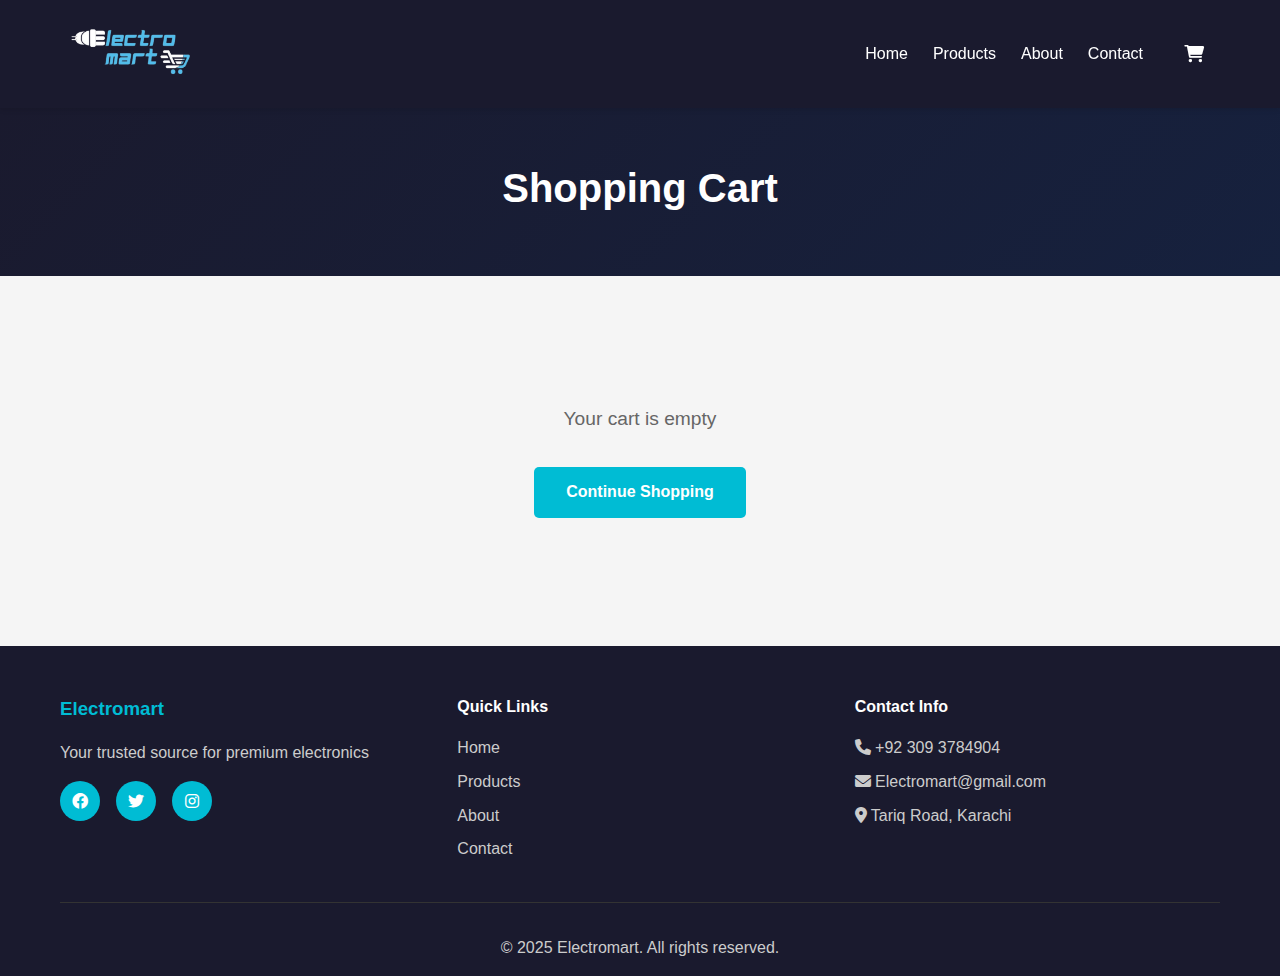
<file: cart.html>
<!DOCTYPE html>
<html lang="en">
<head>
    <meta charset="UTF-8">
    <meta name="viewport" content="width=device-width, initial-scale=1.0">
    <title>Electromart</title>
    <link rel="stylesheet" href="styles.css">
    <link rel="stylesheet" href="https://cdnjs.cloudflare.com/ajax/libs/font-awesome/6.0.0/css/all.min.css">
    <style>/* Responsive Design */
@media (max-width: 1024px) {
  .hero .container {
    grid-template-columns: 1fr;
    text-align: center;
  }

  .hero-content h1 {
    font-size: 2.2rem;
  }

  .product-card {
    width: 100%;
  }

  .cart-grid,
  .checkout-grid {
    grid-template-columns: 1fr;
  }

  .cart-summary {
    position: static;
    margin-top: 2rem;
  }
}

@media (max-width: 768px) {


  /* Hero Section */
  .hero .container {
    grid-template-columns: 1fr;
    text-align: center;
  }

  .hero-content h1 {
    font-size: 2rem;
  }

  .hero-content p {
    font-size: 1rem;
  }

  /* Cart Layout */
  .cart-grid {
    grid-template-columns: 1fr;
  }

  .cart-item {
    flex-direction: column;
    text-align: center;
    align-items: center;
  }

  .cart-item-image {
    width: 100%;
    max-width: 200px;
    height: auto;
  }

  .cart-item-info {
    text-align: center;
  }

  .quantity-controls {
    justify-content: center;
  }

  /* Footer */
  .footer-content {
    grid-template-columns: 1fr;
    text-align: center;
  }

  .social-icons {
    justify-content: center;
  }

  /* Buttons */
  .btn-primary,
  .btn-secondary {
    width: 100%;
    text-align: center;
  }
}

@media (max-width: 480px) {
  .hero-content h1 {
    font-size: 1.7rem;
  }

  .product-card {
    margin: 0 auto;
  }

  .cart-item {
    padding: 1rem;
  }

  .cart-summary {
    padding: 1.5rem;
  }

  .quantity-btn {
    width: 28px;
    height: 28px;
  }

  .footer {
    padding: 2rem 1rem;
  }

  .footer-bottom {
    font-size: 0.9rem;
  }
}
</style>
</head>
<body>
  <nav class="navbar">
    <div class="container">
 <a href="index.html"><div class="nav-brand"><img src="logo.png" alt="" width="140px "></div></a>
        <div class="hamburger" onclick="document.querySelector('.nav-menu').classList.toggle('active')">
            <span></span>
            <span></span>
            <span></span>
          </div>
        <ul class="nav-menu">
            <li><a href="home.html" class="active">Home</a></li>
            <li><a href="products.html">Products</a></li>
            <li><a href="about.html">About</a></li>
            <li><a href="contact.html">Contact</a></li>
                <a href="cart.html" class="cart-btn">
                    <i class="fas fa-shopping-cart"></i>
                    <span id="cart-count" class="cart-count" style="display: none;">0</span>
                </a>     
        </ul>
       
    </div>
</nav>
    <section class="products-hero">
        <div class="container">
            <h1>Shopping Cart</h1>
        </div>
    </section>

    <section class="products-section">
        <div class="container">
            <div id="cart-content"></div>
        </div>
    </section>

    <footer class="footer">
      <div class="container">
        <div class="footer-content">
          <div class="footer-section">
            <h3>Electromart</h3>
            <p>Your trusted source for premium electronics</p>
            <div class="social-icons">
              <a href="https://www.facebook.com/" target="_blank"><i class="fab fa-facebook"></i></a>
              <a href="https://x.com/" target="_blank"><i class="fab fa-twitter"></i></a>
              <a href="https://www.instagram.com/" target="_blank"><i class="fab fa-instagram"></i></a>
              
            </div>
          </div>
          <div class="footer-section">
            <h4>Quick Links</h4>
            <ul>
              <li><a href="home.html">Home</a></li>
              <li><a href="products.html">Products</a></li>
              <li><a href="about.html">About</a></li>
              <li><a href="contact.html">Contact</a></li>
            </ul>
          </div>
          <div class="footer-section">
            <h4>Contact Info</h4>
            <p><i class="fas fa-phone"></i> +92 309 3784904</p>
            <p><i class="fas fa-envelope"></i> Electromart@gmail.com</p>
            <p><i class="fas fa-map-marker-alt"></i> Tariq Road, Karachi</p>
          </div>
        </div>
        <div class="footer-bottom">
          <p>&copy; 2025 Electromart. All rights reserved.</p>
        </div>
      </div>
    </footer>
  

    <script src="script.js"></script>
    <script>
        function renderCart() {
            const cartContent = document.getElementById('cart-content');
            const cart = getCart();

            if (cart.length === 0) {
                cartContent.innerHTML = `
                    <div class="empty-cart">
                        <p>Your cart is empty</p>
                        <a href="products.html" class="btn-primary">Continue Shopping</a>
                    </div>
                `;
                return;
            }

            // Group items by ID and count quantity
            const cartWithQuantity = cart.reduce((acc, item) => {
                const existing = acc.find(i => i.id === item.id);
                if (existing) {
                    existing.quantity += 1;
                } else {
                    acc.push({ ...item, quantity: 1 });
                }
                return acc;
            }, []);

            const total = cartWithQuantity.reduce((sum, item) => sum + (item.price * item.quantity), 0);

            cartContent.innerHTML = `
                <div class="cart-grid">
                    <div class="cart-items">
                        ${cartWithQuantity.map(item => `
                            <div class="cart-item">
                                <img src="${item.image}" alt="${item.name}" class="cart-item-image">
                                <div class="cart-item-info">
                                    <h3>${item.name}</h3>
                                    <p class="cart-item-brand">${item.brand}</p>
                                    <p class="product-price">$${item.price.toFixed(2)}</p>
                                    <div class="quantity-controls">
                                        <button class="quantity-btn" onclick="changeQuantity(${item.id}, ${item.quantity - 1})">-</button>
                                        <span class="quantity-display">${item.quantity}</span>
                                        <button class="quantity-btn" onclick="changeQuantity(${item.id}, ${item.quantity + 1})">+</button>
                                        <button class="remove-btn" onclick="removeItem(${item.id})">
                                            <i class="fas fa-trash"></i> Remove
                                        </button>
                                    </div>
                                </div>
                            </div>
                        `).join('')}
                    </div>
                    <div>
                        <div class="cart-summary">
                            <h2 style="margin-bottom: 1.5rem;">Order Summary</h2>
                            <div class="summary-row">
                                <span>Subtotal</span>
                                <span>$${total.toFixed(2)}</span>
                            </div>
                            <div class="summary-row">
                                <span>Shipping</span>
                                <span>Free</span>
                            </div>
                            <div class="summary-total">
                                <span>Total</span>
                                <span class="amount">$${total.toFixed(2)}</span>
                            </div>
                            <a href="checkout.html" class="btn-primary" style="width: 100%; text-align: center; margin-top: 1.5rem; padding: 1rem; font-size: 1.1rem;">
                                Proceed to Checkout
                            </a>
                        </div>
                    </div>
                </div>
            `;
        }

        function changeQuantity(productId, newQuantity) {
            if (newQuantity < 1) {
                removeItem(productId);
            } else {
                updateQuantity(productId, newQuantity);
                renderCart();
            }
        }

        function removeItem(productId) {
            let cart = getCart();
            cart = cart.filter(item => item.id !== productId);
            saveCart(cart);
            renderCart();
        }

        // Initial render
        renderCart();
    </script>
</body>
</html>
</file>
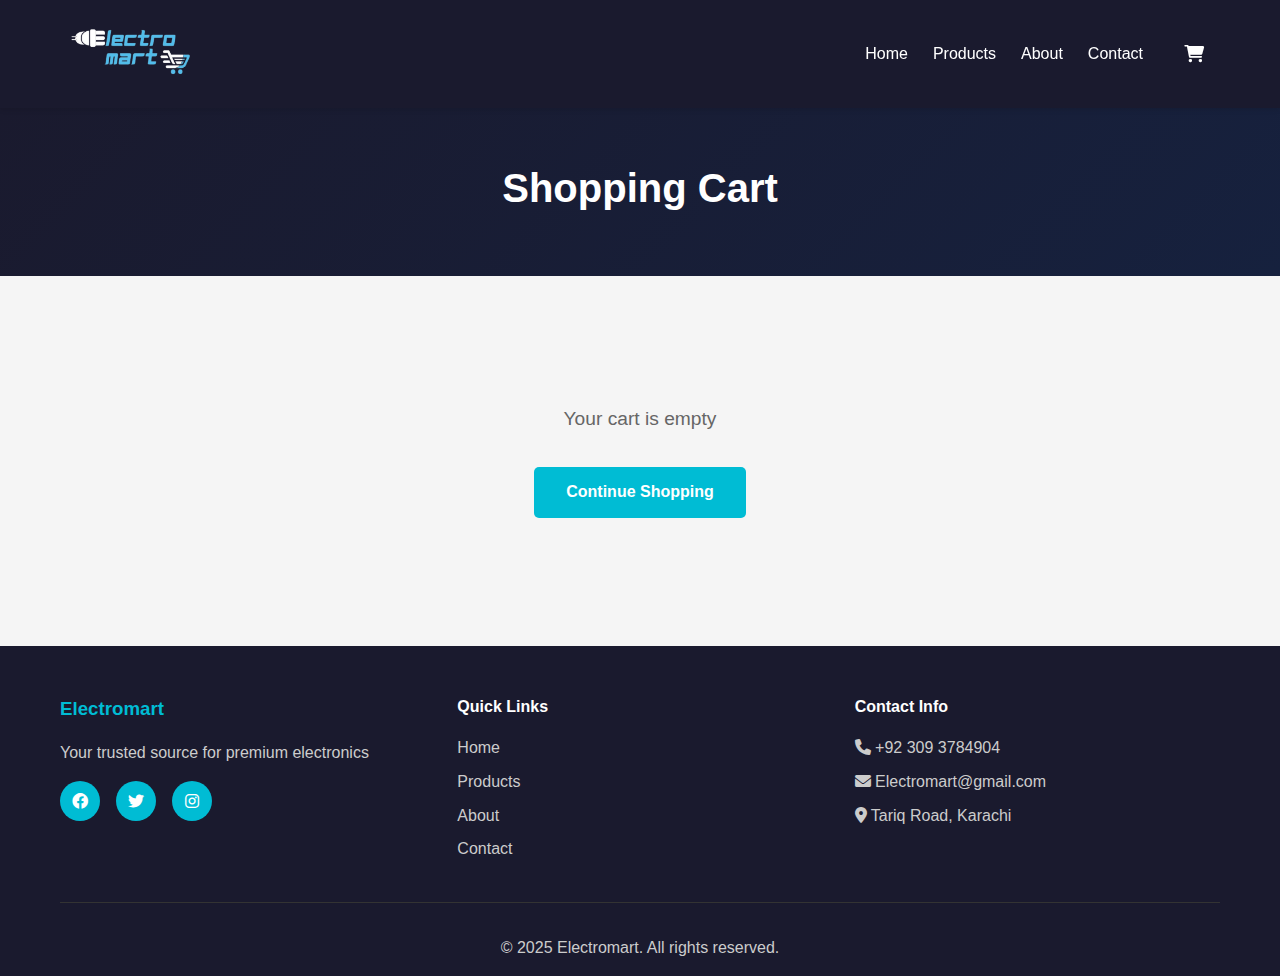
<file: checkout.html>
<!DOCTYPE html>
  <html lang="en">
  <head>
    <meta charset="UTF-8">
    <meta name="viewport" content="width=device-width, initial-scale=1.0">
    <title>Electromart</title>
    <link rel="stylesheet" href="https://cdnjs.cloudflare.com/ajax/libs/font-awesome/6.0.0/css/all.min.css">

    <style>
      /* === Base === */
      * {
        margin: 0;
        padding: 0;
        box-sizing: border-box;
      }

      :root {
        --primary-color: #00bcd4;
        --secondary-color: #0097a7;
        --dark-bg: #1a1a2e;
        --light-bg: #f5f5f5;
        --text-dark: #333;
        --text-light: #666;
        --white: #ffffff;
        --border-color: #e0e0e0;
        --card-bg: #ffffff;
        --shadow: 0 4px 6px rgba(0,0,0,0.1);
        --shadow-hover: 0 8px 15px rgba(0,0,0,0.2);
      }

      body {
        font-family: 'Segoe UI', Tahoma, Geneva, Verdana, sans-serif;
        line-height: 1.6;
        color: var(--text-dark);
        background-color: var(--light-bg);
      }

      .container {
        max-width: 1200px;
        margin: 0 auto;
        padding: 0 20px;
      }

      /* === Navbar === */
      .navbar {
        background-color: var(--dark-bg);
        color: var(--white);
        padding: 1rem 0;
        position: sticky;
        top: 0;
        z-index: 1000;
        box-shadow: 0 2px 5px rgba(0,0,0,0.1);
      }

      .navbar .container {
        display: flex;
        justify-content: space-between;
        align-items: center;
      }

      .nav-brand {
        font-size: 1.5rem;
        font-weight: bold;
        color: var(--primary-color);
      }

      .nav-menu {
        display: flex;
        list-style: none;
        gap: 25px;
        align-items: center;
      }

      .nav-menu a {
        color: var(--white);
        text-decoration: none;
        font-weight: 500;
        transition: color 0.3s;
      }

      .nav-menu a:hover {
        color: var(--primary-color);
      }

    .cart-btn {

      color: var(--white);
      border: none;
      padding: 0.5rem 1rem;
      border-radius: 5px;
      cursor: pointer;
      font-size: 1.1rem;
      transition: background-color 0.3s;
      position: relative;
      text-decoration: none;
      display: inline-flex;
      align-items: center;
      gap: 0.5rem;
  }


  .cart-count {
      position: absolute;
      top: -8px;
      right: -8px;
      background-color: #dc3545;
      color: white;
      border-radius: 50%;
      width: 20px;
      height: 20px;
      display: flex;
      align-items: center;
      justify-content: center;
      font-size: 0.75rem;
      font-weight: bold;
  } 

      .hamburger {
        display: none;
        flex-direction: column;
        cursor: pointer;
      }

      .hamburger span {
        height: 3px;
        width: 25px;
        background: white;
        margin: 4px 0;
        transition: 0.3s;
      }

      .nav-menu.active {
        display: flex;
      }

      @media (max-width: 768px) {
        .nav-menu {
          display: none;
          position: absolute;
          top: 60px;
          left: 0;
          width: 100%;
          background: #1a1a1a;
          flex-direction: column;
          text-align: center;
          padding: 15px 0;
        }

        .hamburger {
          display: flex;
        }
      }

      /* === Hero === */
      .products-hero {
        background: linear-gradient(135deg, var(--dark-bg) 0%, #16213e 100%);
        color: var(--white);
        padding: 3rem 0;
        text-align: center;
      }

      .products-hero h1 {
        font-size: 2.5rem;
        margin-bottom: 0.5rem;
      }

      /* === Checkout === */
      .products-section {
        padding: 4rem 0;
      }

      .checkout-grid {
        display: grid;
        grid-template-columns: 2fr 1fr;
        gap: 2rem;
      }

      .checkout-form {
        background-color: var(--card-bg);
        border-radius: 10px;
        padding: 2rem;
        box-shadow: var(--shadow);
        margin-bottom: 2rem;
      }

      .checkout-form h2 {
        margin-bottom: 1.5rem;
      }

      .form-grid {
        display: grid;
        grid-template-columns: 1fr 1fr;
        gap: 1rem;
      }

      .form-group {
        margin-bottom: 1rem;
      }

      .form-group.full-width {
        grid-column: 1 / -1;
      }

      .form-group label {
        display: block;
        margin-bottom: 0.5rem;
        font-weight: 600;
      }

      .form-group input {
        width: 100%;
        padding: 0.8rem;
        border: 2px solid var(--border-color);
        border-radius: 5px;
        font-size: 1rem;
        transition: border-color 0.3s;
      }

      .form-group input:focus {
        outline: none;
        border-color: var(--primary-color);
      }

      .cart-summary {
        background-color: var(--card-bg);
        border-radius: 10px;
        padding: 2rem;
        box-shadow: var(--shadow);
        position: sticky;
        top: 100px;
      }

      .order-items {
        max-height: 250px;
        overflow-y: auto;
        margin-bottom: 1rem;
      }

      .order-item {
        display: flex;
        gap: 1rem;
        margin-bottom: 1rem;
      }

      .order-item-image {
        width: 60px;
        height: 60px;
        object-fit: cover;
        border-radius: 5px;
      }

      .order-item-info {
        flex: 1;
      }

      .order-item-name {
        font-weight: 600;
        font-size: 0.9rem;
        margin-bottom: 0.25rem;
      }

      .order-item-qty {
        font-size: 0.85rem;
        color: var(--text-light);
      }

      .order-item-price {
        font-weight: 600;
        color: var(--primary-color);
      }

      .summary-row {
        display: flex;
        justify-content: space-between;
        margin-bottom: 1rem;
        color: var(--text-light);
      }

      .summary-total {
        display: flex;
        justify-content: space-between;
        font-size: 1.3rem;
        font-weight: bold;
        padding-top: 1rem;
        border-top: 2px solid var(--border-color);
        margin-top: 1rem;
      }

      .summary-total .amount {
        color: var(--primary-color);
      }

      .btn-primary {
        background-color: var(--primary-color);
        color: var(--white);
        border: none;
        padding: 0.8rem 2rem;
        font-size: 1rem;
        border-radius: 5px;
        cursor: pointer;
        transition: background-color 0.3s;
        font-weight: 600;
        text-decoration: none;
        display: inline-block;
      }

      .btn-primary:hover {
        background-color: var(--secondary-color);
      }

      /* === Footer === */
      .footer {
        background-color: var(--dark-bg);
        color: var(--white);
        padding: 3rem 0 1rem;
      }

      .footer-content {
        display: grid;
        grid-template-columns: repeat(auto-fit, minmax(250px, 1fr));
        gap: 2rem;
        margin-bottom: 2rem;
      }

      .footer-section h3 {
        color: var(--primary-color);
        margin-bottom: 1rem;
      }

      .footer-section ul {
        list-style: none;
      }

      .footer-section ul li {
        margin-bottom: 0.5rem;
      }

      .footer-section ul li a {
        color: #ccc;
        text-decoration: none;
        transition: color 0.3s;
      }

      .footer-section ul li a:hover {
        color: var(--primary-color);
      }

      .social-icons {
        display: flex;
        gap: 1rem;
        margin-top: 1rem;
      }

      .social-icons a {
        display: inline-flex;
        align-items: center;
        justify-content: center;
        width: 40px;
        height: 40px;
        background-color: var(--primary-color);
        color: var(--white);
        border-radius: 50%;
        transition: background-color 0.3s;
      }

      .social-icons a:hover {
        background-color: var(--secondary-color);
      }

      .footer-bottom {
        text-align: center;
        padding-top: 2rem;
        border-top: 1px solid #333;
        color: #ccc;
      }

      /* === Real-time Validation === */
      .error-message {
        color: #dc3545;
        font-size: 0.85rem;
        margin-top: 5px;
        display: none;
      }

      input.invalid {
        border-color: #dc3545 !important;
      }

      input.valid {
        border-color: #28a745 !important;
      }

      /* === Responsive === */
      @media (max-width: 768px) {
        .checkout-grid {
          grid-template-columns: 1fr;
        }

        .form-grid {
          grid-template-columns: 1fr;
        }
      }
      .error-message {
        color: #dc3545;
        font-size: 0.85rem;
        margin-top: 5px;
        display: none;
      }

      input.invalid {
        border-color: #dc3545 !important;
      }

      input.valid {
        border-color: #28a745 !important;
      }
          .payment-methods {
      margin-bottom: 1.5rem;
    }

    .payment-methods label {
      display: inline-block;
      margin-right: 1.5rem;
      font-weight: 600;
      cursor: pointer;
    }

    .hidden {
      display: none;
    }
    </style>
  </head>
  <body>
    <nav class="navbar">
      <div class="container">
      <a href="index.html"><div class="nav-brand"><img src="logo.png" alt="" width="140px "></div></a>
          <div class="hamburger" onclick="document.querySelector('.nav-menu').classList.toggle('active')">
              <span></span>
              <span></span>
              <span></span>
            </div>
          <ul class="nav-menu">
              <li><a href="home.html" class="active">Home</a></li>
              <li><a href="products.html">Products</a></li>
              <li><a href="about.html">About</a></li>
              <li><a href="contact.html">Contact</a></li>
                  <a href="cart.html" class="cart-btn">
                      <i class="fas fa-shopping-cart"></i>
                      <span id="cart-count" class="cart-count" style="display: none;">0</span>
                  </a>     
          </ul>
         
      </div>
  </nav>

  <section class="products-hero">
    <div class="container">
      <h1>Checkout</h1>
    </div>
  </section>

  <section class="products-section">
    <div class="container">
      <form id="checkout-form">
        <div class="checkout-grid">
          <div>
            <div class="checkout-form">
              <h2>Shipping Information</h2>
              <div class="form-grid">
                <div class="form-group">
                  <label for="fullName">Full Name</label>
                  <input type="text" id="fullName" name="fullName" required>
                </div>
                <div class="form-group">
                  <label for="email">Email</label>
                  <input type="email" id="email" name="email" required>
                </div>
                <div class="form-group">
                  <label for="phone">Phone</label>
                  <input type="tel" id="phone" name="phone" required>
                </div>
                <div class="form-group">
                  <label for="city">City</label>
                  <input type="text" id="city" name="city" required>
                </div>
                <div class="form-group full-width">
                  <label for="address">Address</label>
                  <input type="text" id="address" name="address" required>
                </div>
                <div class="form-group">
                  <label for="postalCode">Postal Code</label>
                  <input type="text" id="postalCode" name="postalCode" required>
                </div>
              </div>
            </div>

            <!-- === New Section Added Here === -->
            <div class="checkout-form">
              <h2>Select Payment Method</h2>
              <div class="payment-methods">
                <label>
                  <input type="radio" name="paymentMethod" value="cod" checked>
                  Cash on Delivery (COD)
                </label>
                <label>
                  <input type="radio" name="paymentMethod" value="online">
                  Online Payment
                </label>
              </div>
            </div>
            <!-- === End of New Section === -->

            <div class="checkout-form" id="payment-section">
              <h2>Payment Information</h2>
              <div class="form-grid">
                <div class="form-group full-width">
                  <label for="cardNumber">Card Number</label>
                  <input type="text" id="cardNumber" name="cardNumber" placeholder="1234 5678 9012 3456">
                </div>
                <div class="form-group full-width">
                  <label for="cardName">Name on Card</label>
                  <input type="text" id="cardName" name="cardName">
                </div>
                <div class="form-group">
                  <label for="expiryDate">Expiry Date</label>
                  <input type="text" id="expiryDate" name="expiryDate" placeholder="MM/YY">
                </div>
                <div class="form-group">
                  <label for="cvv">CVV</label>
                  <input type="text" id="cvv" name="cvv" placeholder="123">
                </div>
              </div>
            </div>
          </div>

          <div>
            <div class="cart-summary">
              <h2 style="margin-bottom: 1.5rem;">Order Summary</h2>
              <div class="order-items" id="order-items"></div>
              <div id="order-total"></div>
              <button type="submit" class="btn-primary" style="width: 100%; text-align: center; margin-top: 1.5rem; padding: 1rem; font-size: 1.1rem;">
                Place Order
              </button>
            </div>
          </div>
        </div>
      </form>
    </div>
  </section>
  <footer class="footer">
    <div class="container">
      <div class="footer-content">
        <div class="footer-section">
          <h3>Electromart</h3>
          <p>Your trusted source for premium electronics</p>
          <div class="social-icons">
            <a href="https://www.facebook.com/" target="_blank"><i class="fab fa-facebook"></i></a>
                <a href="https://x.com/" target="_blank"><i class="fab fa-twitter"></i></a>
                <a href="https://www.instagram.com/" target="_blank"><i class="fab fa-instagram"></i></a>
          </div>
        </div>
        <div class="footer-section">
          <h4>Quick Links</h4>
          <ul>
            <li><a href="home.html">Home</a></li>
            <li><a href="products.html">Products</a></li>
            <li><a href="about.html">About</a></li>
            <li><a href="contact.html">Contact</a></li>
          </ul>
        </div>
        <div class="footer-section">
          <h4>Contact Info</h4>
          <p><i class="fas fa-phone"></i> +92 309 3784904</p>
          <p><i class="fas fa-envelope"></i> Electromart@gmail.com</p>
          <p><i class="fas fa-map-marker-alt"></i> Tariq Road, Karachi</p>
        </div>
      </div>
      <div class="footer-bottom">
        <p>&copy; 2025 Electromart. All rights reserved.</p>
      </div>
    </div>
  </footer>


    <script src="script.js"></script>

    <script>
  // === Order Summary Render ===
  function renderOrderSummary() {
    const cart = getCart ? getCart() : [];
    if (cart.length === 0) {
      window.location.href = 'cart.html';
      return;
    }

    const cartWithQuantity = cart.reduce((acc, item) => {
      const existing = acc.find(i => i.id === item.id);
      if (existing) existing.quantity += 1;
      else acc.push({ ...item, quantity: 1 });
      return acc;
    }, []);

    const total = cartWithQuantity.reduce((sum, item) => sum + (item.price * item.quantity), 0);

    document.getElementById('order-items').innerHTML = cartWithQuantity.map(item => `
      <div class="order-item">
        <img src="${item.image}" alt="${item.name}" class="order-item-image">
        <div class="order-item-info">
          <p class="order-item-name">${item.name}</p>
          <p class="order-item-qty">Qty: ${item.quantity}</p>
        </div>
        <p class="order-item-price">$${(item.price * item.quantity).toFixed(2)}</p>
      </div>
    `).join('');

    document.getElementById('order-total').innerHTML = `
      <div class="summary-row">
        <span>Subtotal</span>
        <span>$${total.toFixed(2)}</span>
      </div>
      <div class="summary-row">
        <span>Shipping</span>
        <span>Free</span>
      </div>
      <div class="summary-total">
        <span>Total</span>
        <span class="amount">$${total.toFixed(2)}</span>
      </div>
    `;
  }

  // === Real-Time Validation ===
  const fields = [
    { id: "fullName", regex: /^[A-Za-z ]{3,}$/, message: "Enter a valid full name (min 3 letters)" },
    { id: "email", regex: /^[^\s@]+@[^\s@]+\.[^\s@]+$/, message: "Enter a valid email address" },
    { id: "phone", regex: /^[0-9]{10,15}$/, message: "Phone must be 10–15 digits" },
    { id: "city", regex: /^[A-Za-z ]{2,}$/, message: "Enter a valid city name" },
    { id: "address", regex: /^.{5,}$/, message: "Address must be at least 5 characters" },
    { id: "postalCode", regex: /^[0-9]{4,10}$/, message: "Enter a valid postal code" },
    { id: "cardNumber", regex: /^[0-9]{16}$/, message: "Card number must be 16 digits" },
    { id: "cardName", regex: /^[A-Za-z ]{3,}$/, message: "Enter the cardholder's name" },
    { id: "expiryDate", regex: /^(0[1-9]|1[0-2])\/\d{2}$/, message: "Use format MM/YY" },
    { id: "cvv", regex: /^[0-9]{3,4}$/, message: "CVV must be 3–4 digits" },
  ];

  fields.forEach(field => {
    const input = document.getElementById(field.id);
    if (!input) return;

    const error = document.createElement("div");
    error.classList.add("error-message");
    input.insertAdjacentElement("afterend", error);

    input.addEventListener("input", () => {
      if (field.regex.test(input.value.trim())) {
        input.classList.add("valid");
        input.classList.remove("invalid");
        error.style.display = "none";
      } else {
        input.classList.add("invalid");
        input.classList.remove("valid");
        error.textContent = field.message;
        error.style.display = "block";
      }
    });
  });

  document.getElementById("checkout-form").addEventListener("submit", e => {
    let valid = true;
    fields.forEach(field => {
      const input = document.getElementById(field.id);
      if (input && !input.classList.contains("hidden") && input.required && !field.regex.test(input.value.trim())) {
        input.classList.add("invalid");
        valid = false;
      }
    });

    if (!valid) {
      e.preventDefault();
      alert("Please fix errors before placing your order.");
    } else {
      alert('Order placed successfully! Thank you for your purchase.');
      clearCart && clearCart();
      window.location.href = 'home.html';
    }
  });

  // === Payment Method Logic ===
  const paymentSection = document.getElementById("payment-section");
  const paymentRadios = document.querySelectorAll('input[name="paymentMethod"]');

  paymentRadios.forEach(radio => {
    radio.addEventListener("change", () => {
      const selected = document.querySelector('input[name="paymentMethod"]:checked').value;
      if (selected === "online") {
        paymentSection.classList.remove("hidden");
        document.querySelectorAll("#payment-section input").forEach(input => input.required = true);
      } else {
        paymentSection.classList.add("hidden");
        document.querySelectorAll("#payment-section input").forEach(input => input.required = false);
      }
    });
  });

  // Initially hide payment section for COD
  paymentSection.classList.add("hidden");
  document.querySelectorAll("#payment-section input").forEach(input => input.required = false);

  // Render the order summary
  renderOrderSummary();
</script>

  </body>
  </html>
</file>
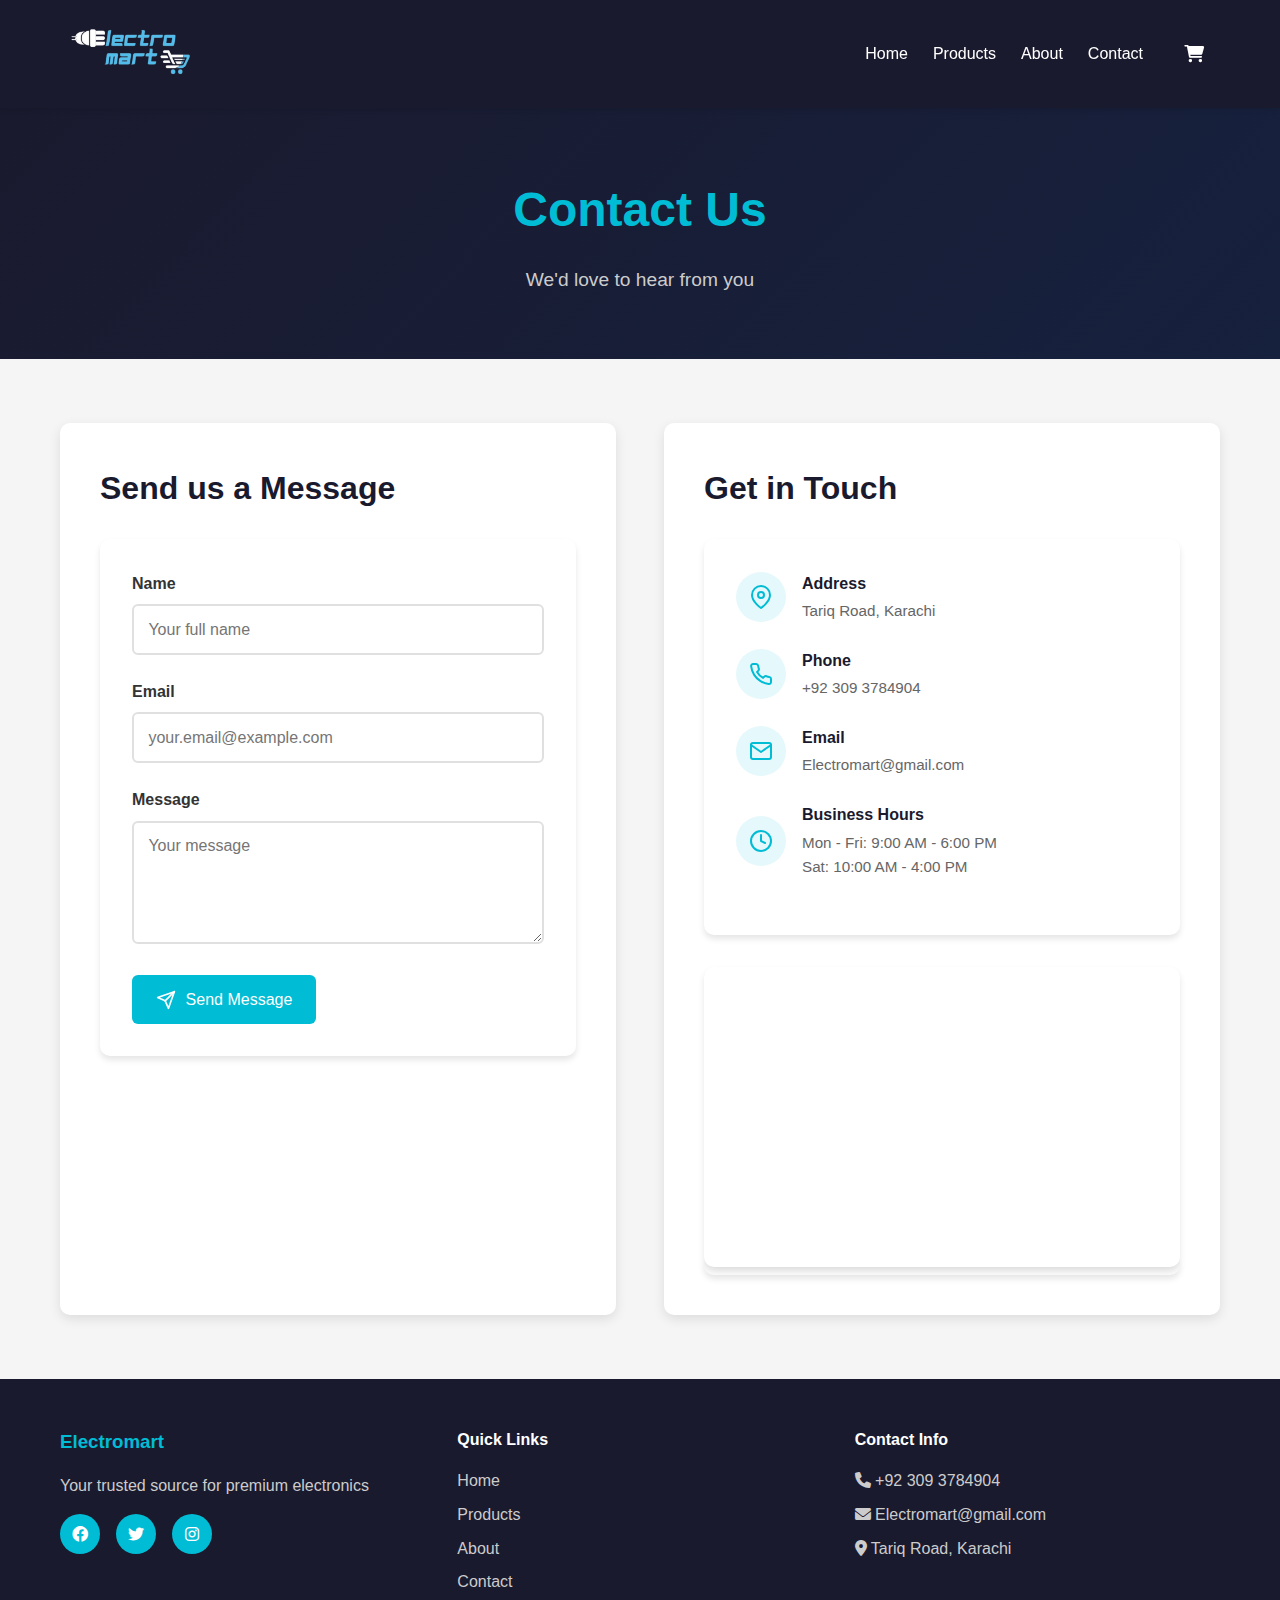
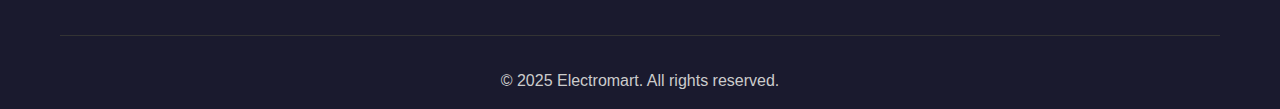
<file: contact.html>
<!DOCTYPE html>
<html lang="en">
<head>
    <meta charset="UTF-8">
    <meta name="viewport" content="width=device-width, initial-scale=1.0">
    <title>Electromart</title>

    <link rel="stylesheet" href="style.css">
    <link rel="stylesheet" href="https://cdnjs.cloudflare.com/ajax/libs/font-awesome/6.0.0/css/all.min.css">
       <style>
  .hero-section {
    background: linear-gradient(135deg, var(--dark-bg) 0%, #16213e 100%);
    color: var(--white);
    padding: 4rem 0;
    text-align: center;
  }

  .hero-section h1 {
    font-size: 3rem;
    margin-bottom: 1rem;
    color: var(--primary-color);
  }

  .hero-section p {
    color: #ccc;
    font-size: 1.2rem;
  }


.contact-section {
  padding: 4rem 0;
  background-color: var(--light-bg);
}

.contact-grid {
  display: grid;
  grid-template-columns: 1fr 1fr;
  gap: 3rem;
}

.form-wrapper {
  background-color: var(--white);
  padding: 2.5rem;
  border-radius: 10px;
  box-shadow: 0 4px 12px rgba(0,0,0,0.1);
}

.form-wrapper h2 {
  font-size: 2rem;
  margin-bottom: 1.5rem;
  color: var(--dark-bg);
}

.contact-form .form-group {
  margin-bottom: 1.5rem;
}

.contact-form label {
  display: block;
  margin-bottom: 0.5rem;
  font-weight: 600;
  color: var(--text-dark);
}

.contact-form .form-input {
  width: 100%;
  padding: 0.9rem;
  border: 2px solid var(--border-color);
  border-radius: 6px;
  font-size: 1rem;
  transition: border-color 0.3s, box-shadow 0.3s;
}

.contact-form .form-input:focus {
  border-color: var(--primary-color);
  box-shadow: 0 0 0 3px rgba(0, 188, 212, 0.2);
  outline: none;
}


.form-input.valid {
  border-color: #28a745;
}

.form-input.invalid {
  border-color: #dc3545;
}


.error-message {
  color: #dc3545;
  font-size: 0.9rem;
  margin-top: 0.3rem;
  display: none;
  transition: opacity 0.3s ease;
}

.error-message.show {
  display: block;
  opacity: 1;
}


.success-message {
  display: none;
  margin-top: 1rem;
  background-color: #d4edda;
  color: #155724;
  padding: 1rem;
  border-radius: 6px;
  text-align: center;
  font-weight: 600;
  transition: opacity 0.3s;
}

.success-message.show {
  display: block;
  opacity: 1;
}


.submit-btn {
  background-color: var(--primary-color);
  color: var(--white);
  border: none;
  padding: 0.9rem 1.5rem;
  font-size: 1rem;
  border-radius: 6px;
  cursor: pointer;
  display: inline-flex;
  align-items: center;
  gap: 0.6rem;
  transition: background-color 0.3s ease, transform 0.3s ease;
}

.submit-btn:hover {
  background-color: var(--secondary-color);
  transform: translateY(-2px);
}

.submit-btn svg {
  stroke: var(--white);
}


.info-wrapper {
  background-color: var(--white);
  padding: 2.5rem;
  border-radius: 10px;
  box-shadow: 0 4px 12px rgba(0,0,0,0.1);
}

.info-wrapper h2 {
  font-size: 2rem;
  margin-bottom: 1.5rem;
  color: var(--dark-bg);
}

.contact-info {
  margin-bottom: 2rem;
}

.info-item {
  display: flex;
  gap: 1rem;
  align-items: center;
  margin-bottom: 1.5rem;
}


.icon-circle {
  width: 50px;
  height: 50px;
  background-color: rgba(0,188,212,0.1);
  color: var(--primary-color);
  border-radius: 50%;
  display: flex;
  align-items: center;
  justify-content: center;
  transition: transform 0.3s ease, background-color 0.3s;
}

.info-item:hover .icon-circle {
  background-color: var(--primary-color);
  color: var(--white);
  transform: rotate(10deg);
}

.info-item h4 {
  margin-bottom: 0.2rem;
  color: var(--dark-bg);
  font-weight: 600;
}

.info-item p {
  color: var(--text-light);
  font-size: 0.95rem;
}


.map-container iframe {
  width: 100%;
  border-radius: 10px;
  box-shadow: 0 4px 8px rgba(0,0,0,0.15);
}


@media (max-width: 800px) {
  .contact-grid {
    grid-template-columns: 1fr;
  }

  .form-wrapper,
  .info-wrapper {
    padding: 1rem;
  }
}

@media (max-width: 600px) {
  .hero-section h1 {
    font-size: 2rem;
  }

  .submit-btn {
    width: 100%;
    justify-content: center;
  }

  .info-item {
    flex-direction: row;
    align-items: flex-start;
  }

  .icon-circle {
    width: 45px;
    height: 45px;
  }
}


</style>
</head>
<body>
  <nav class="navbar">
    <div class="container">
        <a href="index.html"><div class="nav-brand"><img src="logo.png" alt="" width="140px "></div></a>
            <div class="hamburger" onclick="document.querySelector('.nav-menu').classList.toggle('active')">
            <span></span>
            <span></span>
            <span></span>
          </div>
        <ul class="nav-menu">
            <li><a href="home.html" class="active">Home</a></li>
            <li><a href="products.html">Products</a></li>
            <li><a href="about.html">About</a></li>
            <li><a href="contact.html">Contact</a></li>
                <a href="cart.html" class="cart-btn">
                    <i class="fas fa-shopping-cart"></i>
                    <span id="cart-count" class="cart-count" style="display: none;">0</span>
                </a>     
        </ul>
       
    </div>
</nav>

    <!-- Hero Section -->
    <section class="hero-section">
        <div class="container">
            <h1>Contact Us</h1>
            <p>We'd love to hear from you</p>
        </div>
    </section>

    <!-- Contact Section -->
    <section class="contact-section">
        <div class="container">
            <div class="contact-grid">
                <!-- Contact Form -->
                <div class="form-wrapper">
                    <h2>Send us a Message</h2>
                    <form id="contactForm" class="contact-form">
                        <div class="form-group">
                            <label for="name">Name</label>
                            <input
                                type="text"
                                id="name"
                                name="name"
                                placeholder="Your full name"
                                class="form-input"
                            >
                            <p class="error-message" id="nameError"></p>
                        </div>

                        <div class="form-group">
                            <label for="email">Email</label>
                            <input
                                type="email"
                                id="email"
                                name="email"
                                placeholder="your.email@example.com"
                                class="form-input"
                            >
                            <p class="error-message" id="emailError"></p>
                        </div>

                        <div class="form-group">
                            <label for="message">Message</label>
                            <textarea
                                id="message"
                                name="message"
                                rows="5"
                                placeholder="Your message"
                                class="form-input"
                            ></textarea>
                            <p class="error-message" id="messageError"></p>
                        </div>

                        <button type="submit" class="submit-btn">
                            <svg width="20" height="20" viewBox="0 0 24 24" fill="none" stroke="currentColor" stroke-width="2" stroke-linecap="round" stroke-linejoin="round">
                                <line x1="22" y1="2" x2="11" y2="13"></line>
                                <polygon points="22 2 15 22 11 13 2 9 22 2"></polygon>
                            </svg>
                            Send Message
                        </button>

                        <div id="successMessage" class="success-message">
                            Message sent successfully! We'll get back to you soon.
                        </div>
                    </form>
                </div>

                <!-- Contact Info -->
                <div class="info-wrapper">
                    <h2>Get in Touch</h2>
                    <div class="contact-info">
                        <div class="info-item">
                            <div class="icon-circle">
                                <svg width="24" height="24" viewBox="0 0 24 24" fill="none" stroke="currentColor" stroke-width="2" stroke-linecap="round" stroke-linejoin="round">
                                    <path d="M21 10c0 7-9 13-9 13s-9-6-9-13a9 9 0 0 1 18 0z"></path>
                                    <circle cx="12" cy="10" r="3"></circle>
                                </svg>
                            </div>
                            <div>
                                <h4>Address</h4>
                                <p>Tariq Road, Karachi</p>
                            </div>
                        </div>

                        <div class="info-item">
                            <div class="icon-circle">
                                <svg width="24" height="24" viewBox="0 0 24 24" fill="none" stroke="currentColor" stroke-width="2" stroke-linecap="round" stroke-linejoin="round">
                                    <path d="M22 16.92v3a2 2 0 0 1-2.18 2 19.79 19.79 0 0 1-8.63-3.07 19.5 19.5 0 0 1-6-6 19.79 19.79 0 0 1-3.07-8.67A2 2 0 0 1 4.11 2h3a2 2 0 0 1 2 1.72 12.84 12.84 0 0 0 .7 2.81 2 2 0 0 1-.45 2.11L8.09 9.91a16 16 0 0 0 6 6l1.27-1.27a2 2 0 0 1 2.11-.45 12.84 12.84 0 0 0 2.81.7A2 2 0 0 1 22 16.92z"></path>
                                </svg>
                            </div>
                            <div>
                                <h4>Phone</h4>
                                <p>+92 309 3784904</p>
                            </div>
                        </div>

                        <div class="info-item">
                            <div class="icon-circle">
                                <svg width="24" height="24" viewBox="0 0 24 24" fill="none" stroke="currentColor" stroke-width="2" stroke-linecap="round" stroke-linejoin="round">
                                    <path d="M4 4h16c1.1 0 2 .9 2 2v12c0 1.1-.9 2-2 2H4c-1.1 0-2-.9-2-2V6c0-1.1.9-2 2-2z"></path>
                                    <polyline points="22,6 12,13 2,6"></polyline>
                                </svg>
                            </div>
                            <div>
                                <h4>Email</h4>
                                <p>Electromart@gmail.com</p>
                            </div>
                        </div>

                        <div class="info-item">
                            <div class="icon-circle">
                                <svg width="24" height="24" viewBox="0 0 24 24" fill="none" stroke="currentColor" stroke-width="2" stroke-linecap="round" stroke-linejoin="round">
                                    <circle cx="12" cy="12" r="10"></circle>
                                    <polyline points="12 6 12 12 16 14"></polyline>
                                </svg>
                            </div>
                            <div>
                                <h4>Business Hours</h4>
                                <p>Mon - Fri: 9:00 AM - 6:00 PM</p>
                                <p>Sat: 10:00 AM - 4:00 PM</p>
                            </div>
                        </div>
                    </div>

                    <div class="map-container">
                        <iframe
                            src="https://www.google.com/maps/embed?pb=!1m18!1m12!1m3!1d3619.741300231623!2d67.05798937443008!3d24.87268374477016!2m3!1f0!2f0!3f0!3m2!1i1024!2i768!4f13.1!3m3!1m2!1s0x3eb33e923adec49d%3A0xcc2dbd936f1c5627!2sTariq%20Rd%2C%20Karachi%2C%20Pakistan!5e0!3m2!1sen!2s!4v1759832417330!5m2!1sen!2s"
                            width="100%"
                            height="300"
                            style="border:0;"
                            allowfullscreen=""
                            loading="lazy"
                            title="Location Map"
                        ></iframe>
                    </div>
                </div>
            </div>
        </div>
    </section>

    <!-- Footer -->
       <footer class="footer">
        <div class="container">
            <div class="footer-content">
                <div class="footer-section">
                    <h3>Electromart</h3>
                    <p>Your trusted source for premium electronics</p>
                    <div class="social-icons">
                      <a href="https://www.facebook.com/" target="_blank"><i class="fab fa-facebook"></i></a>
                <a href="https://x.com/" target="_blank"><i class="fab fa-twitter"></i></a>
                <a href="https://www.instagram.com/" target="_blank"><i class="fab fa-instagram"></i></a>
                    </div>
                </div>
                <div class="footer-section">
                    <h4>Quick Links</h4>
                    <ul>
                        <li><a href="home.html">Home</a></li>
                        <li><a href="products.html">Products</a></li>
                        <li><a href="about.html">About</a></li>
                        <li><a href="contact.html">Contact</a></li>
                    </ul>
                </div>
                <div class="footer-section">
                    <h4>Contact Info</h4>
                    <p><i class="fas fa-phone"></i> +92 309 3784904</p>
                    <p><i class="fas fa-envelope"></i> Electromart@gmail.com</p>
                    <p><i class="fas fa-map-marker-alt"></i> Tariq Road, Karachi</p>
                </div>
            </div>
            <div class="footer-bottom">
              <p>&copy; 2025 Electromart. All rights reserved.</p>
            </div>
        </div>
    </footer>   

    <script src="contact.js"></script>
    <script>
function updateCartCount() {
  const cart = JSON.parse(localStorage.getItem('cart')) || [];
  const cartCount = document.getElementById('cart-count');
  const count = cart.length;

  if (count > 0) {
    cartCount.textContent = count;
    cartCount.style.display = 'flex';
  } else {
    cartCount.style.display = 'none';
  }
}


updateCartCount();
</script>

</body>
</html>
</file>
<file: styles.css>
* {
    margin: 0;
    padding: 0;
    box-sizing: border-box;
}

:root {
    --primary-color: #00bcd4;
    --secondary-color: #0097a7;
    --dark-bg: #1a1a2e;
    --light-bg: #f5f5f5;
    --text-dark: #333;
    --text-light: #666;
    --white: #ffffff;
    --border-color: #e0e0e0;
    --card-bg: #ffffff;
    --shadow: 0 4px 6px rgba(0,0,0,0.1);
    --shadow-hover: 0 8px 15px rgba(0,0,0,0.2);
}

body {
    font-family: 'Segoe UI', Tahoma, Geneva, Verdana, sans-serif;
    line-height: 1.6;
    color: var(--text-dark);
    background-color: var(--light-bg);
}

.container {
    max-width: 1200px;
    margin: 0 auto;
    padding: 0 20px;
}

/* Navbar */
.navbar {
    background-color: var(--dark-bg);
    color: var(--white);
    padding: 1rem 0;
    position: sticky;
    top: 0;
    z-index: 1000;
    box-shadow: 0 2px 5px rgba(0,0,0,0.1);
}

.navbar .container {
    display: flex;
    justify-content: space-between;
    align-items: center;
}

.nav-brand {
    font-size: 1.5rem;
    font-weight: bold;
    color: var(--primary-color);
    text-decoration: none;
}

.nav-menu {
    display: flex;
    list-style: none;
    gap: 2rem;
    align-items: center;
}

.nav-menu a {
    color: var(--white);
    text-decoration: none;
    transition: color 0.3s;
    font-weight: 500;
}

.nav-menu a:hover {
    color: var(--primary-color);
}

.cart-btn {

    color: var(--white);
    border: none;
    padding: 0.5rem 1rem;
    border-radius: 5px;
    cursor: pointer;
    font-size: 1.1rem;
    transition: background-color 0.3s;
    position: relative;
    text-decoration: none;
    display: inline-flex;
    align-items: center;
    gap: 0.5rem;
}


.cart-count {
    position: absolute;
    top: -8px;
    right: -8px;
    background-color: #dc3545;
    color: white;
    border-radius: 50%;
    width: 20px;
    height: 20px;
    display: flex;
    align-items: center;
    justify-content: center;
    font-size: 0.75rem;
    font-weight: bold;
}

/* Hero Section */
.hero {
    background: linear-gradient(135deg, var(--dark-bg) 0%, #16213e 100%);
    color: var(--white);
    padding: 4rem 0;
}

.hero .container {
    display: grid;
    grid-template-columns: 1fr 1fr;
    gap: 3rem;
    align-items: center;
}

.hero-content h1 {
    font-size: 3rem;
    margin-bottom: 1rem;
    line-height: 1.2;
}

.hero-content .highlight {
    color: var(--primary-color);
}

.hero-content p {
    font-size: 1.2rem;
    margin-bottom: 2rem;
    color: #ccc;
}

.hero-image img {
    width: 100%;
    border-radius: 10px;
    box-shadow: 0 10px 30px rgba(0,0,0,0.3);
}

/* Buttons */
.btn-primary {
    background-color: var(--primary-color);
    color: var(--white);
    border: none;
    padding: 0.8rem 2rem;
    font-size: 1rem;
    border-radius: 5px;
    cursor: pointer;
    transition: background-color 0.3s;
    font-weight: 600;
    text-decoration: none;
    display: inline-block;
}

.btn-primary:hover {
    background-color: var(--secondary-color);
}

.btn-secondary {
    background-color: transparent;
    color: var(--primary-color);
    border: 2px solid var(--primary-color);
    padding: 0.6rem 1.5rem;
    font-size: 0.9rem;
    border-radius: 5px;
    cursor: pointer;
    transition: all 0.3s;
    font-weight: 600;
}

.btn-secondary:hover {
    background-color: var(--primary-color);
    color: var(--white);
}

.btn-success {
    background-color: #28a745;
    color: var(--white);
    border: none;
    padding: 0.6rem 1.5rem;
    font-size: 0.9rem;
    border-radius: 5px;
    cursor: pointer;
    transition: all 0.3s;
    font-weight: 600;
}

/* Features Section */
.features {
    padding: 3rem 0;
    background-color: var(--white);
}

.feature-grid {
    display: grid;
    grid-template-columns: repeat(auto-fit, minmax(250px, 1fr));
    gap: 2rem;
}

.feature-item {
    text-align: center;
    padding: 2rem;
}

.feature-icon {
    width: 80px;
    height: 80px;
    background-color: rgba(0, 188, 212, 0.1);
    border-radius: 50%;
    display: flex;
    align-items: center;
    justify-content: center;
    margin: 0 auto 1rem;
    font-size: 2.5rem;
    color: var(--primary-color);
}

.feature-item h3 {
    margin-bottom: 0.5rem;
}

.feature-item p {
    color: var(--text-light);
}

/* Products Section */
.products-hero {
    background: linear-gradient(135deg, var(--dark-bg) 0%, #16213e 100%);
    color: var(--white);
    padding: 3rem 0;
    text-align: center;
}

.products-hero h1 {
    font-size: 2.5rem;
    margin-bottom: 0.5rem;
}

.products-section {
    padding: 4rem 0;
}

.filters-container {
    margin-bottom: 2rem;
}

.filter-section {
    margin-bottom: 1.5rem;
    text-align: center;
}

.filter-section label {
    font-size: 1.1rem;
    margin-right: 1rem;
    font-weight: 600;
}

.brand-dropdown {
    padding: 0.7rem 1.5rem;
    font-size: 1rem;
    border: 2px solid var(--primary-color);
    border-radius: 5px;
    background-color: var(--white);
    color: var(--text-dark);
    cursor: pointer;
    transition: all 0.3s;
}

.category-buttons {
    display: flex;
    justify-content: center;
    gap: 1rem;
    flex-wrap: wrap;
    margin-bottom: 2rem;
}

.category-btn {
    background-color: var(--white);
    color: var(--text-dark);
    border: 2px solid var(--border-color);
    padding: 0.7rem 1.5rem;
    border-radius: 25px;
    cursor: pointer;
    font-size: 0.95rem;
    font-weight: 600;
    transition: all 0.3s;
}

.category-btn:hover {
    border-color: var(--primary-color);
    color: var(--primary-color);
    transform: translateY(-2px);
}

.category-btn.active {
    background-color: var(--primary-color);
    color: var(--white);
    border-color: var(--primary-color);
}

/* Product Grid */
.products-grid {
    display: grid;
    grid-template-columns: repeat(auto-fill, minmax(280px, 1fr));
    gap: 2rem;
}

.product-card {
    background-color: var(--card-bg);
    border-radius: 10px;
    overflow: hidden;
    box-shadow: var(--shadow);
    transition: transform 0.3s, box-shadow 0.3s;
}

.product-card:hover {
    transform: translateY(-5px);
    box-shadow: var(--shadow-hover);
}

.product-image {
    width: 100%;
    height: 250px;
    overflow: hidden;
}

.product-image img {
    width: 100%;
    height: 100%;
    object-fit: cover;
    transition: transform 0.3s;
}

.product-card:hover .product-image img {
    transform: scale(1.1);
}

.product-info {
    padding: 1.5rem;
}

.product-brand {
    display: inline-block;
    background-color: var(--primary-color);
    color: var(--white);
    padding: 0.3rem 0.8rem;
    border-radius: 20px;
    font-size: 0.8rem;
    margin-bottom: 0.5rem;
}

.product-info h3 {
    margin-bottom: 0.5rem;
    color: var(--text-dark);
}

.product-price {
    font-size: 1.5rem;
    font-weight: bold;
    color: var(--primary-color);
    margin-bottom: 1rem;
}

.product-actions {
    display: flex;
    gap: 0.5rem;
}

.product-actions button {
    flex: 1;
}

/* Modal */
.modal {
    display: none;
    position: fixed;
    z-index: 2000;
    left: 0;
    top: 0;
    width: 100%;
    height: 100%;
    overflow: auto;
    background-color: rgba(0, 0, 0, 0.6);
    animation: fadeIn 0.3s;
}

.modal.show {
    display: flex;
    align-items: center;
    justify-content: center;
}

.modal-content {
    background-color: var(--white);
    margin: auto;
    padding: 2rem;
    border-radius: 10px;
    width: 90%;
    max-width: 500px;
    box-shadow: 0 10px 40px rgba(0, 0, 0, 0.3);
    animation: slideDown 0.3s;
    position: relative;
}

.close-modal {
    color: var(--text-light);
    position: absolute;
    right: 1.5rem;
    top: 1.5rem;
    font-size: 2rem;
    font-weight: bold;
    cursor: pointer;
    transition: color 0.3s;
}

.close-modal:hover {
    color: var(--text-dark);
}

.modal-image {
    width: 100%;
    height: 250px;
    object-fit: cover;
    border-radius: 10px;
    margin-bottom: 1rem;
}

.modal-actions {
    display: flex;
    gap: 0.5rem;
    margin-top: 1rem;
}

/* Cart Page */
.cart-items {
    margin-bottom: 2rem;
}

.cart-item {
    background-color: var(--card-bg);
    border-radius: 10px;
    padding: 1.5rem;
    margin-bottom: 1rem;
    display: flex;
    gap: 1.5rem;
    box-shadow: var(--shadow);
}

.cart-item-image {
    width: 120px;
    height: 120px;
    object-fit: cover;
    border-radius: 10px;
}

.cart-item-info {
    flex: 1;
}

.cart-item-info h3 {
    margin-bottom: 0.5rem;
}

.cart-item-brand {
    color: var(--text-light);
    margin-bottom: 0.5rem;
}

.quantity-controls {
    display: flex;
    align-items: center;
    gap: 1rem;
    margin-top: 1rem;
}

.quantity-btn {
    width: 32px;
    height: 32px;
    border: 2px solid var(--border-color);
    background-color: var(--white);
    border-radius: 5px;
    cursor: pointer;
    font-size: 1.2rem;
    transition: all 0.3s;
}

.quantity-btn:hover {
    border-color: var(--primary-color);
    color: var(--primary-color);
}

.quantity-display {
    font-weight: bold;
    min-width: 40px;
    text-align: center;
}

.remove-btn {
    background-color: #dc3545;
    color: white;
    border: none;
    padding: 0.5rem 1rem;
    border-radius: 5px;
    cursor: pointer;
    transition: background-color 0.3s;
}

.remove-btn:hover {
    background-color: #c82333;
}

.cart-summary {
    background-color: var(--card-bg);
    border-radius: 10px;
    padding: 2rem;
    box-shadow: var(--shadow);
    position: sticky;
    top: 100px;
}

.cart-grid {
    display: grid;
    grid-template-columns: 2fr 1fr;
    gap: 2rem;
}

.summary-row {
    display: flex;
    justify-content: space-between;
    margin-bottom: 1rem;
    color: var(--text-light);
}

.summary-total {
    display: flex;
    justify-content: space-between;
    font-size: 1.3rem;
    font-weight: bold;
    padding-top: 1rem;
    border-top: 2px solid var(--border-color);
    margin-top: 1rem;
}

.summary-total .amount {
    color: var(--primary-color);
}

.empty-cart {
    text-align: center;
    padding: 4rem 0;
}

.empty-cart p {
    font-size: 1.2rem;
    color: var(--text-light);
    margin-bottom: 2rem;
}

/* Checkout Page */
.checkout-grid {
    display: grid;
    grid-template-columns: 2fr 1fr;
    gap: 2rem;
}

.checkout-form {
    background-color: var(--card-bg);
    border-radius: 10px;
    padding: 2rem;
    box-shadow: var(--shadow);
    margin-bottom: 2rem;
}

.checkout-form h2 {
    margin-bottom: 1.5rem;
}

.form-grid {
    display: grid;
    grid-template-columns: 1fr 1fr;
    gap: 1rem;
}

.form-group {
    margin-bottom: 1rem;
}

.form-group.full-width {
    grid-column: 1 / -1;
}

.form-group label {
    display: block;
    margin-bottom: 0.5rem;
    font-weight: 600;
}

.form-group input {
    width: 100%;
    padding: 0.8rem;
    border: 2px solid var(--border-color);
    border-radius: 5px;
    font-size: 1rem;
    transition: border-color 0.3s;
}

.form-group input:focus {
    outline: none;
    border-color: var(--primary-color);
}

.order-items {
    max-height: 250px;
    overflow-y: auto;
    margin-bottom: 1rem;
}

.order-item {
    display: flex;
    gap: 1rem;
    margin-bottom: 1rem;
}

.order-item-image {
    width: 60px;
    height: 60px;
    object-fit: cover;
    border-radius: 5px;
}

.order-item-info {
    flex: 1;
}

.order-item-name {
    font-weight: 600;
    font-size: 0.9rem;
    margin-bottom: 0.25rem;
}

.order-item-qty {
    font-size: 0.85rem;
    color: var(--text-light);
}

.order-item-price {
    font-weight: 600;
    color: var(--primary-color);
}

/* Footer */
.footer {
    background-color: var(--dark-bg);
    color: var(--white);
    padding: 3rem 0 1rem;
}

.footer-content {
    display: grid;
    grid-template-columns: repeat(auto-fit, minmax(250px, 1fr));
    gap: 2rem;
    margin-bottom: 2rem;
}

.footer-section h3 {
    color: var(--primary-color);
    margin-bottom: 1rem;
}

.footer-section h4 {
    margin-bottom: 1rem;
}

.footer-section p {
    color: #ccc;
    margin-bottom: 0.5rem;
}

.footer-section ul {
    list-style: none;
}

.footer-section ul li {
    margin-bottom: 0.5rem;
}

.footer-section ul li a {
    color: #ccc;
    text-decoration: none;
    transition: color 0.3s;
}

.footer-section ul li a:hover {
    color: var(--primary-color);
}

.social-icons {
    display: flex;
    gap: 1rem;
    margin-top: 1rem;
}

.social-icons a {
    display: inline-flex;
    align-items: center;
    justify-content: center;
    width: 40px;
    height: 40px;
    background-color: var(--primary-color);
    color: var(--white);
    border-radius: 50%;
    text-decoration: none;
    transition: background-color 0.3s;
}

.social-icons a:hover {
    background-color: var(--secondary-color);
}

.footer-bottom {
    text-align: center;
    padding-top: 2rem;
    border-top: 1px solid #333;
    color: #ccc;
}

/* Responsive */
@media (max-width: 768px) {
    .hero .container {
        grid-template-columns: 1fr;
    }

    .hero-content h1 {
        font-size: 2rem;
    }

    .cart-grid,
    .checkout-grid {
        grid-template-columns: 1fr;
    }

    .form-grid {
        grid-template-columns: 1fr;
    }

    .nav-menu {
        display: none;
    }
}

@keyframes fadeIn {
    from { opacity: 0; }
    to { opacity: 1; }
}

@keyframes slideDown {
    from {
        transform: translateY(-50px);
        opacity: 0;
    }
    to {
        transform: translateY(0);
        opacity: 1;
    }
}
.nav-menu {
    display: flex;
    gap: 25px;
  }
  .nav-menu.active {
display: flex;
top: 90px;
}
  
  .hamburger {
    display: none;
    flex-direction: column;
    cursor: pointer;
  }

  .hamburger span {
    height: 3px;
    width: 25px;
    background: white;
    margin: 4px 0;
    transition: 0.3s;
  }

  @media (max-width: 768px) {
    .nav-menu{
      display: none;
      position: absolute;
      top: 60px;
      left: 0;
      width: 100%;
      background: #1a1a1a;
      flex-direction: column;
      text-align: center;
      padding: 15px 0;
    }

 

    .hamburger {
      display: flex;
    }
  }
</file>
<file: style.css>
* {
    margin: 0;
    padding: 0;
    box-sizing: border-box;
}

:root {
    --primary-color: #00bcd4;
    --secondary-color: #0097a7;
    --dark-bg: #1a1a2e;
    --light-bg: #f5f5f5;
    --text-dark: #333;
    --text-light: #666;
    --white: #ffffff;
    --border-color: #e0e0e0;
}

body {
    font-family: 'Segoe UI', Tahoma, Geneva, Verdana, sans-serif;
    line-height: 1.6;
    color: var(--text-dark);
}

.container {
    max-width: 1200px;
    margin: 0 auto;
    padding: 0 20px;
}

.navbar {
    background-color: var(--dark-bg);
    color: var(--white);
    padding: 1rem 0;
    position: sticky;
    top: 0;
    z-index: 1000;
    box-shadow: 0 2px 5px rgba(0,0,0,0.1);
}

.navbar .container {
    display: flex;
    justify-content: space-between;
    align-items: center;
}

.nav-brand {
    font-size: 1.5rem;
    font-weight: bold;
    color: var(--primary-color);
    text-decoration: none;
}

.nav-menu {
    display: flex;
    list-style: none;
    gap: 2rem;
    align-items: center;
}

.nav-menu a {
    color: var(--white);
    text-decoration: none;
    transition: color 0.3s;
    font-weight: 500;
}

.nav-menu a:hover {
    color: var(--primary-color);
}

.cart-btn {

    color: var(--white);
    border: none;
    padding: 0.5rem 1rem;
    border-radius: 5px;
    cursor: pointer;
    font-size: 1.1rem;
    transition: background-color 0.3s;
    position: relative;
    text-decoration: none;
    display: inline-flex;
    align-items: center;
    gap: 0.5rem;
}


.cart-count {
    position: absolute;
    top: -8px;
    right: -8px;
    background-color: #dc3545;
    color: white;
    border-radius: 50%;
    width: 20px;
    height: 20px;
    display: flex;
    align-items: center;
    justify-content: center;
    font-size: 0.75rem;
    font-weight: bold;
}

.hero {
    background: linear-gradient(135deg, var(--dark-bg) 0%, #16213e 100%);
    color: var(--white);
    padding: 4rem 0;
}

.hero .container {
    display: grid;
    grid-template-columns: 1fr 1fr;
    gap: 3rem;
    align-items: center;
}

.hero-content h1 {
    font-size: 3rem;
    margin-bottom: 1rem;
    line-height: 1.2;
}

.hero-content p {
    font-size: 1.2rem;
    margin-bottom: 2rem;
    color: #ccc;
}

.hero-image img {
    width: 100%;
    border-radius: 10px;
    box-shadow: 0 10px 30px rgba(0,0,0,0.3);
}

.btn-primary {
    background-color: var(--primary-color);
    color: var(--white);
    border: none;
    padding: 0.8rem 2rem;
    font-size: 1rem;
    border-radius: 5px;
    cursor: pointer;
    transition: background-color 0.3s;
    font-weight: 600;
}

.btn-primary:hover {
    background-color: var(--secondary-color);
}

.btn-secondary {
    background-color: transparent;
    color: var(--primary-color);
    border: 2px solid var(--primary-color);
    padding: 0.6rem 1.5rem;
    font-size: 0.9rem;
    border-radius: 5px;
    cursor: pointer;
    transition: all 0.3s;
    font-weight: 600;
}

.btn-secondary:hover {
    background-color: var(--primary-color);
    color: var(--white);
}

.features {
    padding: 3rem 0;
    background-color: var(--white);
}

.feature-grid {
    display: grid;
    grid-template-columns: repeat(auto-fit, minmax(250px, 1fr));
    gap: 2rem;
}

.feature-item {
    text-align: center;
    padding: 2rem;
}

.feature-item i {
    font-size: 3rem;
    color: var(--primary-color);
    margin-bottom: 1rem;
}

.feature-item h3 {
    margin-bottom: 0.5rem;
}

.feature-item p {
    color: var(--text-light);
}

.featured-products,
.products-section,
.about-content,
.mission-section,
.team-section,
.contact-section {
    padding: 4rem 0;
    background-color: var(--light-bg);
}

.section-title {
    text-align: center;
    font-size: 2.5rem;
    margin-bottom: 3rem;
    color: var(--dark-bg);
}

.products-grid {
    display: grid;
    grid-template-columns: repeat(auto-fill, minmax(280px, 1fr));
    gap: 2rem;
}

.product-card {
    background-color: var(--white);
    border-radius: 10px;
    overflow: hidden;
    box-shadow: 0 4px 6px rgba(0,0,0,0.1);
    transition: transform 0.3s, box-shadow 0.3s;
}

.product-card:hover {
    transform: translateY(-5px);
    box-shadow: 0 8px 15px rgba(0,0,0,0.2);
}

.product-image {
    width: 100%;
    height: 250px;
    overflow: hidden;
}

.product-image img {
    width: 100%;
    height: 100%;
    object-fit: cover;
    transition: transform 0.3s;
}

.product-card:hover .product-image img {
    transform: scale(1.1);
}

.product-info {
    padding: 1.5rem;
}

.product-brand {
    display: inline-block;
    background-color: var(--primary-color);
    color: var(--white);
    padding: 0.3rem 0.8rem;
    border-radius: 20px;
    font-size: 0.8rem;
    margin-bottom: 0.5rem;
}

.product-info h3 {
    margin-bottom: 0.5rem;
    color: var(--dark-bg);
}

.product-price {
    font-size: 1.5rem;
    font-weight: bold;
    color: var(--primary-color);
    margin-bottom: 1rem;
}

.products-hero,
.about-hero,
.contact-hero {
    background: linear-gradient(135deg, var(--dark-bg) 0%, #16213e 100%);
    color: var(--white);
    padding: 3rem 0;
    text-align: center;
}

.products-hero h1,
.about-hero h1,
.contact-hero h1 {
    font-size: 2.5rem;
    margin-bottom: 0.5rem;
}

.filters-container {
    margin-bottom: 2rem;
}

.filter-section {
    margin-bottom: 1.5rem;
    text-align: center;
}

.filter-section label {
    font-size: 1.1rem;
    margin-right: 1rem;
    font-weight: 600;
}

.brand-dropdown {
    padding: 0.7rem 1.5rem;
    font-size: 1rem;
    border: 2px solid var(--primary-color);
    border-radius: 5px;
    background-color: var(--white);
    color: var(--text-dark);
    cursor: pointer;
    transition: all 0.3s;
}

.brand-dropdown:focus {
    outline: none;
    box-shadow: 0 0 0 3px rgba(0, 188, 212, 0.2);
}

.category-buttons {
    display: flex;
    justify-content: center;
    gap: 1rem;
    flex-wrap: wrap;
    margin-bottom: 2rem;
}

.category-btn {
    background-color: var(--white);
    color: var(--text-dark);
    border: 2px solid var(--border-color);
    padding: 0.7rem 1.5rem;
    border-radius: 25px;
    cursor: pointer;
    font-size: 0.95rem;
    font-weight: 600;
    transition: all 0.3s;
}

.category-btn:hover {
    border-color: var(--primary-color);
    color: var(--primary-color);
    transform: translateY(-2px);
}

.category-btn.active {
    background-color: var(--primary-color);
    color: var(--white);
    border-color: var(--primary-color);
}

.add-product-section {
    text-align: center;
    margin-top: 3rem;
}

#add-product-btn {
    padding: 1rem 2rem;
    font-size: 1.1rem;
}

#add-product-btn i {
    margin-right: 0.5rem;
}

.modal {
    display: none;
    position: fixed;
    z-index: 2000;
    left: 0;
    top: 0;
    width: 100%;
    height: 100%;
    overflow: auto;
    background-color: rgba(0, 0, 0, 0.6);
    animation: fadeIn 0.3s;
}

@keyframes fadeIn {
    from { opacity: 0; }
    to { opacity: 1; }
}

.modal.show {
    display: flex;
    align-items: center;
    justify-content: center;
}

.modal-content {
    background-color: var(--white);
    margin: auto;
    padding: 2rem;
    border-radius: 10px;
    width: 90%;
    max-width: 500px;
    box-shadow: 0 10px 40px rgba(0, 0, 0, 0.3);
    animation: slideDown 0.3s;
    position: relative;
}

@keyframes slideDown {
    from {
        transform: translateY(-50px);
        opacity: 0;
    }
    to {
        transform: translateY(0);
        opacity: 1;
    }
}

.close-modal {
    color: var(--text-light);
    position: absolute;
    right: 1.5rem;
    top: 1.5rem;
    font-size: 2rem;
    font-weight: bold;
    cursor: pointer;
    transition: color 0.3s;
}

.close-modal:hover {
    color: var(--text-dark);
}

.modal-content h2 {
    margin-bottom: 1.5rem;
    color: var(--dark-bg);
}

.modal-content .form-group {
    margin-bottom: 1.5rem;
}

.modal-content .form-group label {
    display: block;
    margin-bottom: 0.5rem;
    font-weight: 600;
    color: var(--text-dark);
}

.modal-content .form-group input,
.modal-content .form-group select {
    width: 100%;
    padding: 0.8rem;
    border: 2px solid var(--border-color);
    border-radius: 5px;
    font-size: 1rem;
    font-family: inherit;
    transition: border-color 0.3s;
}

.modal-content .form-group input:focus,
.modal-content .form-group select:focus {
    outline: none;
    border-color: var(--primary-color);
}

.about-grid {
    display: grid;
    grid-template-columns: 1fr 1fr;
    gap: 3rem;
    align-items: center;
}

.about-text h2 {
    font-size: 2rem;
    margin-bottom: 1rem;
    color: var(--dark-bg);
}

.about-text p {
    margin-bottom: 1rem;
    line-height: 1.8;
    color: var(--text-light);
}

.about-image img {
    width: 100%;
    border-radius: 10px;
    box-shadow: 0 10px 30px rgba(0,0,0,0.2);
}

.mission-section {
    background-color: var(--white);
}

.mission-grid {
    display: grid;
    grid-template-columns: repeat(auto-fit, minmax(300px, 1fr));
    gap: 2rem;
}

.mission-card {
    background-color: var(--light-bg);
    padding: 2rem;
    border-radius: 10px;
    text-align: center;
    transition: transform 0.3s;
}

.mission-card:hover {
    transform: translateY(-5px);
}

.mission-card i {
    font-size: 3rem;
    color: var(--primary-color);
    margin-bottom: 1rem;
}

.mission-card h3 {
    margin-bottom: 1rem;
    color: var(--dark-bg);
}

.team-grid {
    display: grid;
    grid-template-columns: repeat(auto-fit, minmax(250px, 1fr));
    gap: 2rem;
}

.team-member {
    text-align: center;
    background-color: var(--white);
    padding: 2rem;
    border-radius: 10px;
    box-shadow: 0 4px 6px rgba(0,0,0,0.1);
}

.team-image {
    width: 150px;
    height: 150px;
    border-radius: 50%;
    overflow: hidden;
    margin: 0 auto 1rem;
}

.team-image img {
    width: 100%;
    height: 100%;
    object-fit: cover;
}

.team-member h3 {
    margin-bottom: 0.5rem;
    color: var(--dark-bg);
}

.team-member p {
    color: var(--text-light);
}

.contact-grid {
    display: grid;
    grid-template-columns: 1fr 1fr;
    gap: 3rem;
}

.contact-form-wrapper h2,
.contact-info h2 {
    font-size: 2rem;
    margin-bottom: 1.5rem;
    color: var(--dark-bg);
}

.contact-form {
    background-color: var(--white);
    padding: 2rem;
    border-radius: 10px;
    box-shadow: 0 4px 6px rgba(0,0,0,0.1);
}

.form-group {
    margin-bottom: 1.5rem;
}

.form-group label {
    display: block;
    margin-bottom: 0.5rem;
    font-weight: 600;
    color: var(--text-dark);
}

.form-group input,
.form-group textarea {
    width: 100%;
    padding: 0.8rem;
    border: 2px solid var(--border-color);
    border-radius: 5px;
    font-size: 1rem;
    font-family: inherit;
    transition: border-color 0.3s;
}

.form-group input:focus,
.form-group textarea:focus {
    outline: none;
    border-color: var(--primary-color);
}

.form-message {
    margin-top: 1rem;
    padding: 1rem;
    border-radius: 5px;
    text-align: center;
    display: none;
}

.form-message.success {
    background-color: #d4edda;
    color: #155724;
    display: block;
}

.contact-info {
    background-color: var(--white);
    padding: 2rem;
    border-radius: 10px;
    box-shadow: 0 4px 6px rgba(0,0,0,0.1);
    margin-bottom: 2rem;
}

.info-item {
    display: flex;
    gap: 1rem;
    margin-bottom: 1.5rem;
    align-items: flex-start;
}

.info-item i {
    font-size: 1.5rem;
    color: var(--primary-color);
    margin-top: 0.3rem;
}

.info-item h4 {
    margin-bottom: 0.3rem;
    color: var(--dark-bg);
}

.info-item p {
    color: var(--text-light);
    margin: 0;
}

.map-container {
    border-radius: 10px;
    overflow: hidden;
    box-shadow: 0 4px 6px rgba(0,0,0,0.1);
}

.footer {
    background-color: var(--dark-bg);
    color: var(--white);
    padding: 3rem 0 1rem;
}

.footer-content {
    display: grid;
    grid-template-columns: repeat(auto-fit, minmax(250px, 1fr));
    gap: 2rem;
    margin-bottom: 2rem;
}

.footer-section h3 {
    color: var(--primary-color);
    margin-bottom: 1rem;
}

.footer-section h4 {
    margin-bottom: 1rem;
}

.footer-section p {
    color: #ccc;
    margin-bottom: 0.5rem;
}

.footer-section ul {
    list-style: none;
}

.footer-section ul li {
    margin-bottom: 0.5rem;
}

.footer-section ul li a {
    color: #ccc;
    text-decoration: none;
    transition: color 0.3s;
}

.footer-section ul li a:hover {
    color: var(--primary-color);
}

.social-icons {
    display: flex;
    gap: 1rem;
    margin-top: 1rem;
}

.social-icons a {
    display: inline-flex;
    align-items: center;
    justify-content: center;
    width: 40px;
    height: 40px;
    background-color: var(--primary-color);
    color: var(--white);
    border-radius: 50%;
    text-decoration: none;
    transition: background-color 0.3s;
}

.social-icons a:hover {
    background-color: var(--secondary-color);
}

.footer-bottom {
    text-align: center;
    padding-top: 2rem;
    border-top: 1px solid #333;
    color: #ccc;
}

@media (max-width: 768px) {
    .nav-menu {
        gap: 1rem;
    }

    .hero .container {
        grid-template-columns: 1fr;
    }

    .hero-content h1 {
        font-size: 2rem;
    }

    .products-grid {
        grid-template-columns: repeat(auto-fill, minmax(250px, 1fr));
    }

    .about-grid,
    .contact-grid {
        grid-template-columns: 1fr;
    }

    .section-title {
        font-size: 2rem;
    }
}

@media (max-width: 480px) {
    .nav-menu {
        display: none;
    }

    .hero-content h1 {
        font-size: 1.5rem;
    }

    .products-grid {
        grid-template-columns: 1fr;
    }
}
.nav-menu {
    display: flex;
    gap: 25px;
  }
  .nav-menu.active {
    top: 90px;
display: flex;
}
  
  .hamburger {
    display: none;
    flex-direction: column;
    cursor: pointer;
  }

  .hamburger span {
    height: 3px;
    width: 25px;
    background: white;
    margin: 4px 0;
    transition: 0.3s;
  }

  @media (max-width: 768px) {
    .nav-menu{
      display: none;
      position: absolute;
      top: 60px;
      left: 0;
      width: 100%;
      background: #1a1a1a;
      flex-direction: column;
      text-align: center;
      padding: 15px 0;
    }

 

    .hamburger {
      display: flex;
    }
  }
</file>
